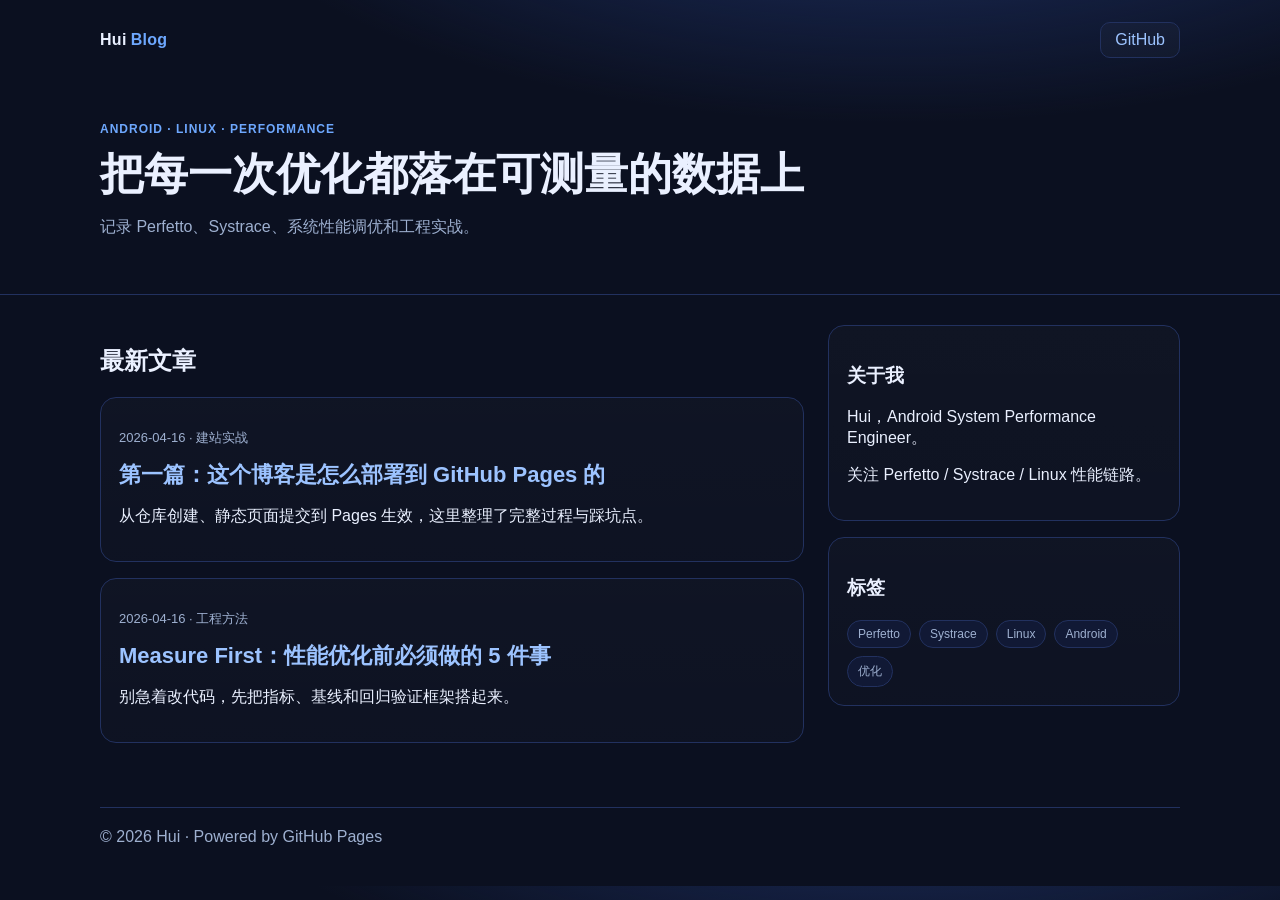
<file: index.html>
<!doctype html>
<html lang="zh-CN">
<head>
  <meta charset="UTF-8" />
  <meta name="viewport" content="width=device-width, initial-scale=1.0" />
  <title>Hui Blog</title>
  <meta name="description" content="Hui 的技术博客，记录 Android/Linux 性能优化与工程实践。"/>
  <link rel="stylesheet" href="assets/style.css" />
</head>
<body>
  <header class="hero">
    <nav class="nav wrap">
      <div class="logo">Hui<span>Blog</span></div>
      <a class="btn" href="https://github.com/liulangrenaaa1" target="_blank">GitHub</a>
    </nav>
    <div class="wrap hero-content">
      <p class="tag">ANDROID · LINUX · PERFORMANCE</p>
      <h1>把每一次优化都落在可测量的数据上</h1>
      <p class="sub">记录 Perfetto、Systrace、系统性能调优和工程实战。</p>
    </div>
  </header>

  <main class="wrap main-grid">
    <section>
      <h2>最新文章</h2>
      <article class="card">
        <p class="meta">2026-04-16 · 建站实战</p>
        <h3><a href="posts/blog-deploy-github-pages.html">第一篇：这个博客是怎么部署到 GitHub Pages 的</a></h3>
        <p>从仓库创建、静态页面提交到 Pages 生效，这里整理了完整过程与踩坑点。</p>
      </article>
      <article class="card">
        <p class="meta">2026-04-16 · 工程方法</p>
        <h3><a href="posts/measure-first.html">Measure First：性能优化前必须做的 5 件事</a></h3>
        <p>别急着改代码，先把指标、基线和回归验证框架搭起来。</p>
      </article>
    </section>

    <aside>
      <div class="panel">
        <h3>关于我</h3>
        <p>Hui，Android System Performance Engineer。</p>
        <p>关注 Perfetto / Systrace / Linux 性能链路。</p>
      </div>
      <div class="panel">
        <h3>标签</h3>
        <div class="chips">
          <span>Perfetto</span><span>Systrace</span><span>Linux</span><span>Android</span><span>优化</span>
        </div>
      </div>
    </aside>
  </main>

  <footer class="wrap footer">© 2026 Hui · Powered by GitHub Pages</footer>
</body>
</html>
</file>
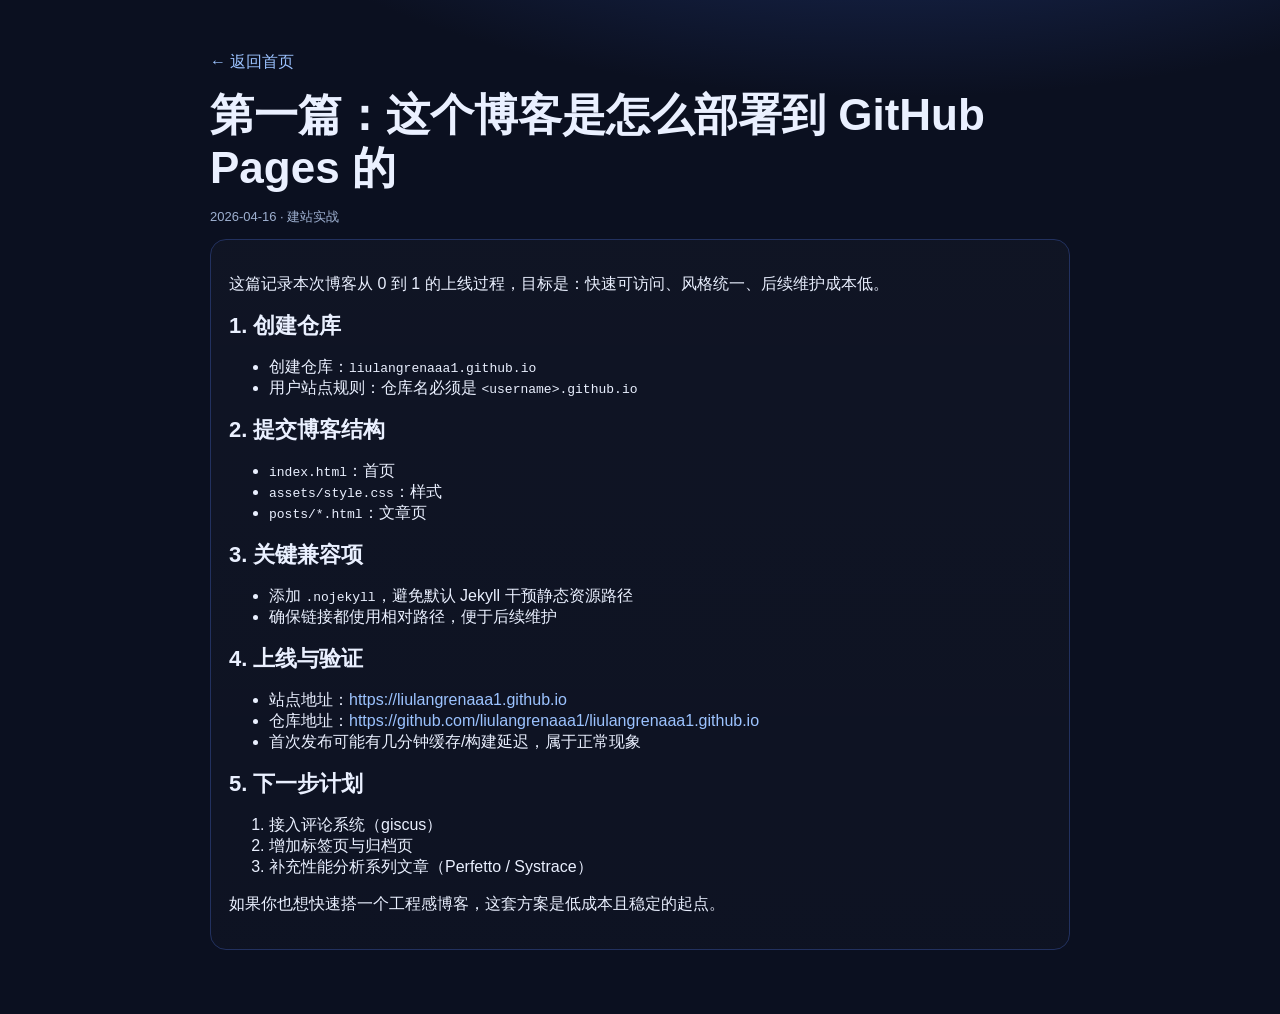
<file: posts/blog-deploy-github-pages.html>
<!doctype html>
<html lang="zh-CN">
<head>
  <meta charset="UTF-8" />
  <meta name="viewport" content="width=device-width, initial-scale=1.0" />
  <title>第一篇：这个博客是怎么部署到 GitHub Pages 的</title>
  <link rel="stylesheet" href="../assets/style.css" />
</head>
<body>
  <main class="wrap" style="padding:36px 0 48px;max-width:860px;">
    <p><a href="../index.html">← 返回首页</a></p>
    <h1>第一篇：这个博客是怎么部署到 GitHub Pages 的</h1>
    <p class="meta">2026-04-16 · 建站实战</p>
    <div class="card">
      <p>这篇记录本次博客从 0 到 1 的上线过程，目标是：快速可访问、风格统一、后续维护成本低。</p>

      <h3>1. 创建仓库</h3>
      <ul>
        <li>创建仓库：<code>liulangrenaaa1.github.io</code></li>
        <li>用户站点规则：仓库名必须是 <code>&lt;username&gt;.github.io</code></li>
      </ul>

      <h3>2. 提交博客结构</h3>
      <ul>
        <li><code>index.html</code>：首页</li>
        <li><code>assets/style.css</code>：样式</li>
        <li><code>posts/*.html</code>：文章页</li>
      </ul>

      <h3>3. 关键兼容项</h3>
      <ul>
        <li>添加 <code>.nojekyll</code>，避免默认 Jekyll 干预静态资源路径</li>
        <li>确保链接都使用相对路径，便于后续维护</li>
      </ul>

      <h3>4. 上线与验证</h3>
      <ul>
        <li>站点地址：<a href="https://liulangrenaaa1.github.io">https://liulangrenaaa1.github.io</a></li>
        <li>仓库地址：<a href="https://github.com/liulangrenaaa1/liulangrenaaa1.github.io">https://github.com/liulangrenaaa1/liulangrenaaa1.github.io</a></li>
        <li>首次发布可能有几分钟缓存/构建延迟，属于正常现象</li>
      </ul>

      <h3>5. 下一步计划</h3>
      <ol>
        <li>接入评论系统（giscus）</li>
        <li>增加标签页与归档页</li>
        <li>补充性能分析系列文章（Perfetto / Systrace）</li>
      </ol>

      <p>如果你也想快速搭一个工程感博客，这套方案是低成本且稳定的起点。</p>
    </div>
  </main>
</body>
</html>
</file>
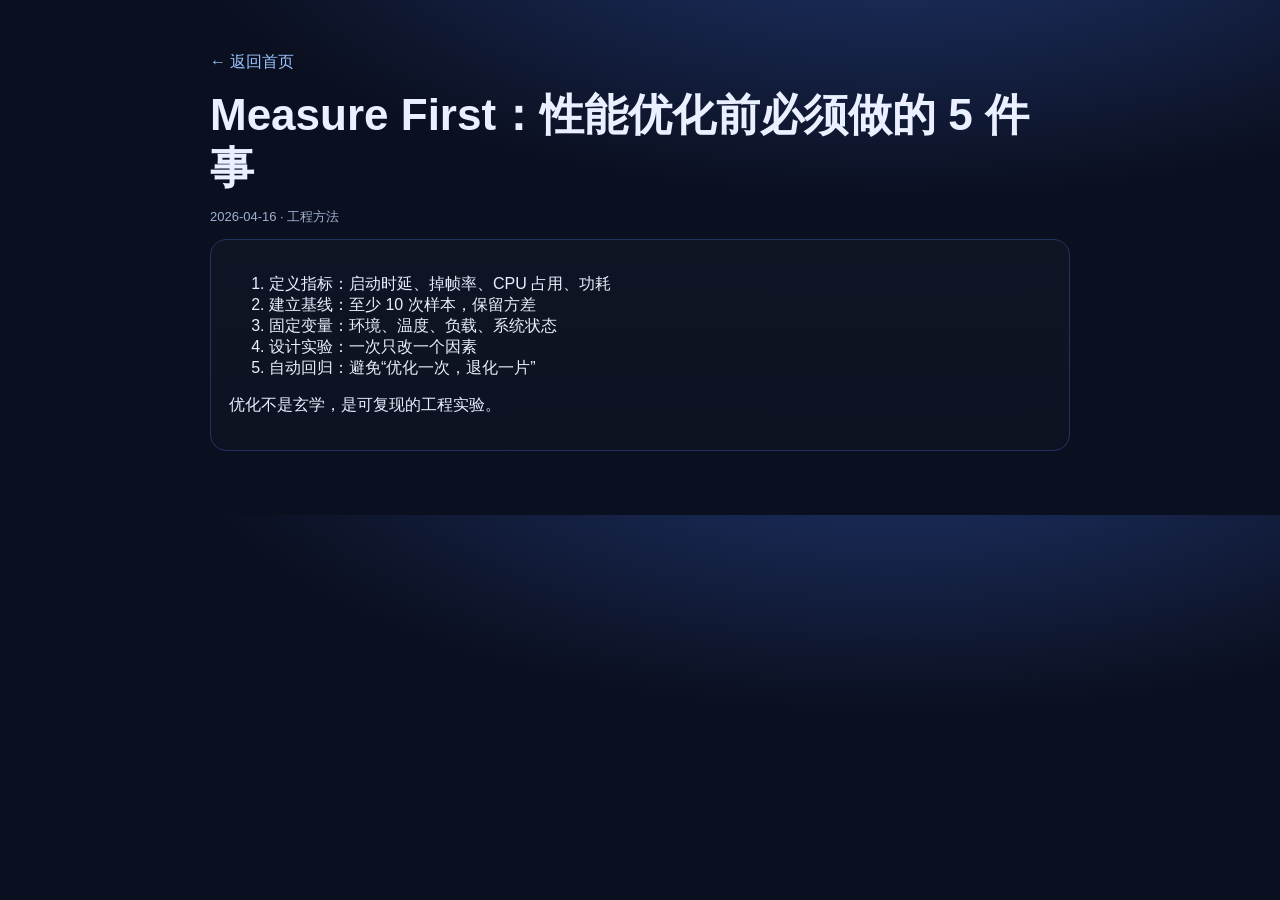
<file: posts/measure-first.html>
<!doctype html>
<html lang="zh-CN">
<head>
  <meta charset="UTF-8" />
  <meta name="viewport" content="width=device-width, initial-scale=1.0" />
  <title>Measure First</title>
  <link rel="stylesheet" href="../assets/style.css" />
</head>
<body>
  <main class="wrap" style="padding:36px 0 48px;max-width:860px;">
    <p><a href="../index.html">← 返回首页</a></p>
    <h1>Measure First：性能优化前必须做的 5 件事</h1>
    <p class="meta">2026-04-16 · 工程方法</p>
    <div class="card">
      <ol>
        <li>定义指标：启动时延、掉帧率、CPU 占用、功耗</li>
        <li>建立基线：至少 10 次样本，保留方差</li>
        <li>固定变量：环境、温度、负载、系统状态</li>
        <li>设计实验：一次只改一个因素</li>
        <li>自动回归：避免“优化一次，退化一片”</li>
      </ol>
      <p>优化不是玄学，是可复现的工程实验。</p>
    </div>
  </main>
</body>
</html>
</file>
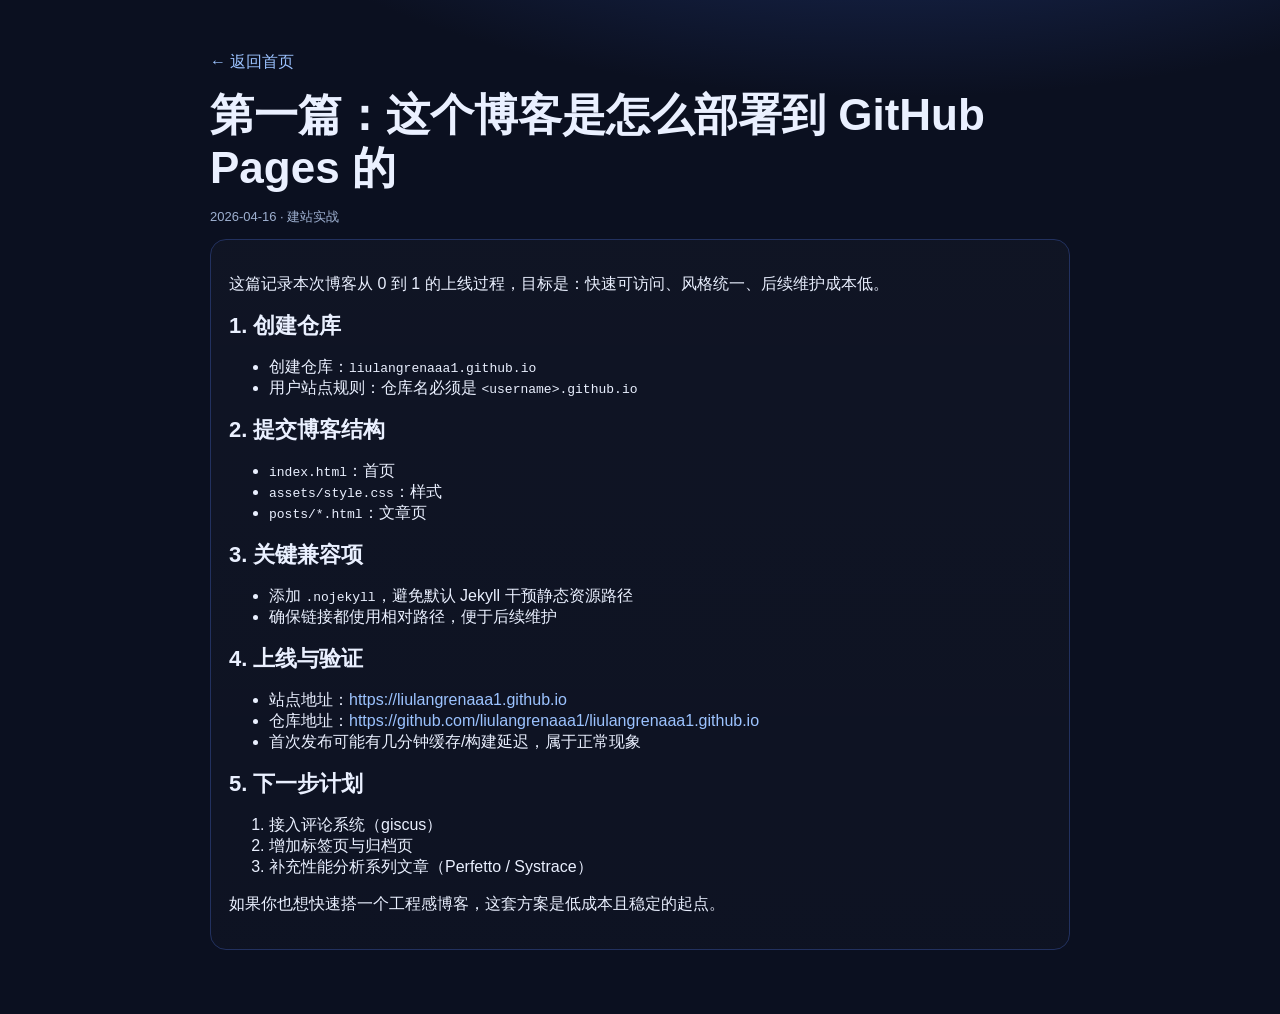
<file: posts/perfetto-start.html>
<!doctype html>
<html lang="zh-CN">
<head>
  <meta charset="UTF-8" />
  <meta http-equiv="refresh" content="0; url=./blog-deploy-github-pages.html" />
  <title>Redirecting...</title>
</head>
<body>
  <p>正在跳转到新地址：<a href="./blog-deploy-github-pages.html">blog-deploy-github-pages.html</a></p>
</body>
</html>
</file>
<file: assets/style.css>
:root {
  --bg: #0b1020;
  --bg-soft: #111935;
  --text: #eaf0ff;
  --muted: #9eb0d0;
  --primary: #6ea8fe;
  --card: #121c3a;
  --border: #22315f;
}
* { box-sizing: border-box; }
body {
  margin: 0;
  color: var(--text);
  font-family: Inter, -apple-system, BlinkMacSystemFont, "Segoe UI", Roboto, "PingFang SC", "Microsoft YaHei", sans-serif;
  background: radial-gradient(1200px 500px at 70% -20%, #20356f 0%, transparent 60%), var(--bg);
}
a { color: #9cc3ff; text-decoration: none; }
a:hover { text-decoration: underline; }
.wrap { width: min(1080px, 92%); margin: 0 auto; }
.hero { padding-bottom: 28px; border-bottom: 1px solid var(--border); }
.nav { display: flex; justify-content: space-between; align-items: center; padding: 22px 0; }
.logo { font-weight: 800; letter-spacing: .3px; }
.logo span { color: var(--primary); margin-left: 4px; }
.btn { padding: 8px 14px; border: 1px solid var(--border); border-radius: 10px; background: rgba(255,255,255,.02); }
.hero-content { padding: 30px 0 12px; }
.tag { color: var(--primary); font-weight: 700; letter-spacing: 1px; font-size: 12px; }
h1 { font-size: clamp(28px, 4vw, 44px); margin: 10px 0 12px; line-height: 1.2; }
.sub { color: var(--muted); max-width: 680px; }
.main-grid { display: grid; grid-template-columns: 2fr 1fr; gap: 24px; padding: 30px 0 48px; }
.card, .panel {
  background: linear-gradient(180deg, rgba(255,255,255,.02), rgba(255,255,255,.01));
  border: 1px solid var(--border);
  border-radius: 16px;
  padding: 18px 18px;
  margin-bottom: 16px;
}
.card h3 { margin: 8px 0 8px; font-size: 22px; }
.meta { color: var(--muted); font-size: 13px; }
.chips { display: flex; flex-wrap: wrap; gap: 8px; }
.chips span { padding: 6px 10px; border-radius: 999px; background: var(--bg-soft); border: 1px solid var(--border); color: var(--muted); font-size: 12px; }
.footer { color: var(--muted); border-top: 1px solid var(--border); padding: 20px 0 40px; }
@media (max-width: 860px) {
  .main-grid { grid-template-columns: 1fr; }
}
</file>
